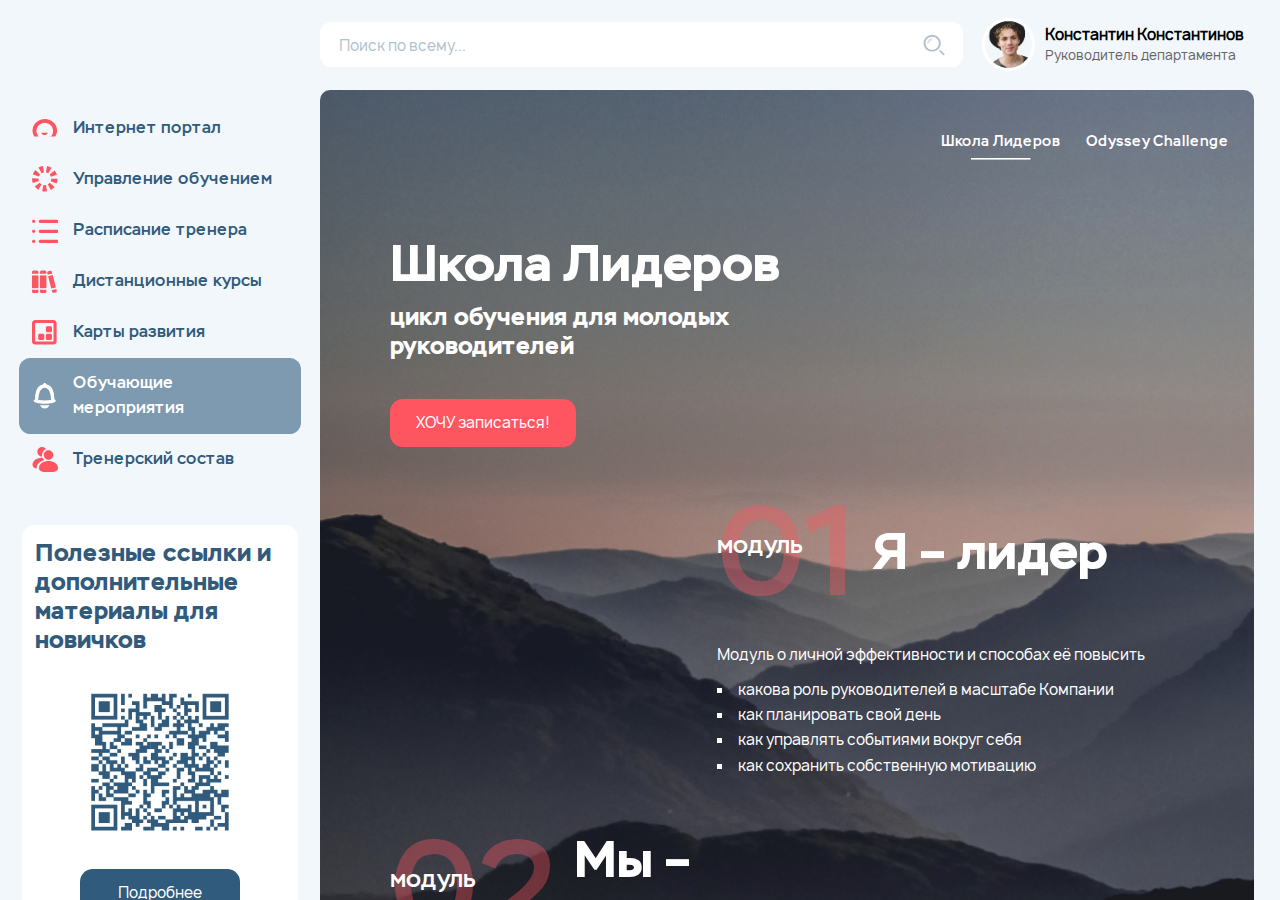
<file: evetnts.html>
<!DOCTYPE html>
<html>

<head>
  <title>TN_Layout_1</title>
  <link href="events_styles.css" type="text/css" rel="stylesheet">
  <meta name="viewport" content="width=device-width, initial-scale=1">
</head>

<body>
  <header>
    <div class = "left_panel">
      <div class = "sticky">
      <nav>
        <ul class = "navigation">
          <a>
            <li>
              <svg class ="menu_icon"  viewBox="0 0 25 18" xmlns="http://www.w3.org/2000/svg">
                <g clip-path="url(#clip0_6805_2737)">
                  <path d="M24.5 11.7598V11.7609C24.5 13.8521 23.8938 15.8137 22.8296 17.5H18.3886C19.7512 16.0727 20.5942 14.1492 20.5942 12.0316C20.5942 7.60826 16.9693 4.03383 12.5 4.03383C8.03071 4.03383 4.40576 7.60826 4.40576 12.0316C4.40576 14.1492 5.24875 16.0727 6.61133 17.5H2.17035C1.10615 15.8137 0.5 13.8521 0.5 11.7609C0.5 5.56985 5.85869 0.5 12.5138 0.5C19.1685 0.5 24.5132 5.56916 24.5 11.7598ZM17.0732 18H17.867L17.6754 17.5C17.4836 17.6766 17.2825 17.8435 17.0732 18Z" />
                  <path d="M12.235 16.1315C10.8349 16.1315 9.57012 15.2272 8.91586 13.8428H15.5542C14.9 15.2272 13.6352 16.1315 12.235 16.1315Z" />
                </g>
              </svg>
                
              Интернет портал
            </li>
          </a>
          <a>
            <li>
              <svg class ="menu_icon"  viewBox="0 0 25 25" xmlns="http://www.w3.org/2000/svg">
                <g clip-path="url(#clip0_6805_2841)">
                  <path d="M10.8044 0L11.6711 6.29635C10.8624 6.40831 10.1071 6.67152 9.42963 7.06139L6.25275 1.5789C7.66113 0.75531 9.19159 0.224113 10.8044 0Z"/>
                  <path d="M15.7941 7.16362L19.1464 1.79329C17.7625 0.921059 16.2518 0.341034 14.6497 0.063324L13.577 6.32553C14.3765 6.46191 15.1273 6.74953 15.7941 7.16362Z"/>
                  <path d="M18.7634 12.4123V12.4756C18.7634 13.2942 18.6063 14.0739 18.3194 14.7903L24.075 17.1539C24.6884 15.6481 25.0012 14.0545 25.0012 12.4123V12.3781L18.7634 12.4123Z"/>
                  <path d="M24.3909 8.54759L18.4354 10.4872C18.1775 9.71241 17.7731 9.0107 17.2513 8.40626L22.0517 4.32739C23.1046 5.57976 23.8889 6.99787 24.3909 8.54759Z"/>
                  <path d="M7.93427 8.25062L3.26508 4.01077C2.17407 5.22423 1.34094 6.61793 0.7901 8.14819L6.68152 10.2877C6.96381 9.53217 7.3941 8.84018 7.93427 8.25062Z"/>
                  <path d="M12.5241 18.7134C12.0709 18.7134 11.6284 18.6646 11.1996 18.572L9.89807 24.6735C10.7602 24.8587 11.6284 24.9609 12.5348 24.9512C13.2565 24.9512 13.9874 24.8878 14.6985 24.7612L13.6212 18.6159C13.2657 18.6792 12.8995 18.7134 12.5241 18.7134Z"/>
                  <path d="M18.3469 23.5039L15.4477 17.9873C16.1694 17.6023 16.8073 17.0809 17.3184 16.4619L22.0807 20.4727C21.037 21.7203 19.7797 22.7436 18.3469 23.5039Z"/>
                  <path d="M6.28632 12.4756L6.29089 12.1832L0.0531006 11.9591C0.0485229 12.1101 0.0439453 12.2612 0.0439453 12.4172C0.0439453 13.8937 0.297241 15.346 0.799255 16.7252L6.64185 14.576C6.41296 13.9181 6.28632 13.2114 6.28632 12.4756Z"/>
                  <path d="M2.67609 20.112L7.57874 16.2767C8.07617 16.9201 8.69415 17.4658 9.40063 17.8751L6.297 23.2796C4.89319 22.4659 3.67554 21.3985 2.67609 20.112Z"/>
                </g>
                </svg>
                
              Управление обучением
            </li>
          </a>
          <a href="timetable.html">
            <li>
              <svg class ="menu_icon"  viewBox="0 0 24 24" xmlns="http://www.w3.org/2000/svg">
                <g clip-path="url(#clip0_6805_2746)">
                  <path d="M7.80273 20.332H23.4375C25.5225 20.332 25.5225 23.457 23.4375 23.457H7.80273C5.73242 23.457 5.73242 20.332 7.80273 20.332ZM7.80273 14.082H23.4375C25.5225 14.082 25.5225 10.957 23.4375 10.957H7.80273C5.73242 10.957 5.73242 14.082 7.80273 14.082ZM7.80273 4.6875H23.4375C25.5225 4.6875 25.5225 1.5625 23.4375 1.5625H7.80273C5.73242 1.5625 5.73242 4.6875 7.80273 4.6875ZM0 3.12988C0 5.20996 3.125 5.20996 3.125 3.12988C3.125 1.04492 0 1.04492 0 3.12988ZM0 12.5195C0 14.5996 3.125 14.5996 3.125 12.5195C3.125 10.4346 0 10.4346 0 12.5195ZM0 21.8945C0 23.9746 3.125 23.9746 3.125 21.8945C3.125 19.8096 0 19.8096 0 21.8945Z"/>
                </g>
              </svg>                  
              Расписание тренера
            </li>
          </a>
          <a>
            <li>
              <svg class ="menu_icon"  viewBox="0 0 25 25" xmlns="http://www.w3.org/2000/svg">
                <g clip-path="url(#clip0_6805_2705)">
                  <path d="M4.6875 1.5625H1.5625C0.698242 1.5625 0 2.26074 0 3.125V4.6875H6.25V3.125C6.25 2.26074 5.55176 1.5625 4.6875 1.5625Z" />
                  <path d="M0 21.875C0 22.7393 0.698242 23.4375 1.5625 23.4375H4.6875C5.55176 23.4375 6.25 22.7393 6.25 21.875V20.3125H0V21.875Z" />
                  <path d="M6.25 6.25H0V18.75H6.25V6.25Z" />
                  <path d="M12.5 1.5625H9.37501C8.51075 1.5625 7.81251 2.26074 7.81251 3.125V4.6875H14.0625V3.125C14.0625 2.26074 13.3643 1.5625 12.5 1.5625Z" />
                  <path d="M7.81251 21.875C7.81251 22.7393 8.51075 23.4375 9.37501 23.4375H12.5C13.3643 23.4375 14.0625 22.7393 14.0625 21.875V20.3125H7.81251V21.875Z" />
                  <path d="M14.0625 6.25H7.81251V18.75H14.0625V6.25Z" />
                  <path d="M17.5331 1.71878L16.0195 2.11429C15.1845 2.33402 14.6816 3.18363 14.9013 4.01859L15.2968 5.53226L19.833 4.35062L19.4374 2.83695C19.2177 2.00199 18.3681 1.49906 17.5331 1.71878Z" />
                  <path d="M20.2275 5.8612L15.691 7.04152L18.8385 19.139L23.375 17.9587L20.2275 5.8612Z" />
                  <path d="M19.6229 22.1632C19.8426 22.9981 20.6922 23.5011 21.5272 23.2813L23.0408 22.8858C23.8758 22.6661 24.3787 21.8165 24.159 20.9815L23.7635 19.4679L19.2273 20.6495L19.6229 22.1632Z" />
                </g>
                </svg>
                
              Дистанционные курсы
            </li>
          </a>
          <a>
            <li>
              <svg class ="menu_icon"  viewBox="0 0 26 26" xmlns="http://www.w3.org/2000/svg">
                <path d="M15.625 12.5H18.75C19.6136 12.5 20.3125 11.8018 20.3125 10.9375V7.8125C20.3125 6.94823 19.6136 6.25 18.75 6.25H15.625C14.7614 6.25 14.0625 6.94823 14.0625 7.8125V10.9375C14.0625 11.8018 14.7614 12.5 15.625 12.5Z" />
                <path d="M18.75 20.3125H15.625C14.7614 20.3125 14.0625 19.6143 14.0625 18.75V15.625C14.0625 14.7607 14.7614 14.0625 15.625 14.0625H18.75C19.6136 14.0625 20.3125 14.7607 20.3125 15.625V18.75C20.3125 19.6143 19.6136 20.3125 18.75 20.3125Z" />
                <path d="M7.8125 20.3125H10.9375C11.8011 20.3125 12.5 19.6143 12.5 18.75V15.625C12.5 14.7607 11.8011 14.0625 10.9375 14.0625H7.8125C6.94885 14.0625 6.25 14.7607 6.25 15.625V18.75C6.25 19.6143 6.94885 20.3125 7.8125 20.3125Z" />
                <path fill-rule="evenodd" clip-rule="evenodd" d="M21.875 0H3.125C1.40076 0 0 1.40138 0 3.125V21.875C0 23.5986 1.40076 25 3.125 25H21.875C23.5992 25 25 23.5986 25 21.875V3.125C25 1.40138 23.5992 0 21.875 0ZM3.125 3.125H21.875V21.875H3.125V3.125Z" />
              </svg>                
              Карты развития
            </li>
          </a>
          <a id = "active" href="evetnts.html">
            <li id = "active">
              <svg id = "active" class ="menu_icon"  viewBox="0 0 25 25" xmlns="http://www.w3.org/2000/svg">
                <path fill-rule="evenodd" clip-rule="evenodd" d="M10.9375 1.52112C10.9375 1.52112 3.125 1.52112 3.125 15.5953L1.5625 17.1591C1.5625 21.3617 23.4375 21.4594 23.4375 17.1591L21.875 15.5953C21.875 1.52112 14.0625 1.52112 14.0625 1.52112C14.0625 -0.482552 10.9375 -0.53138 10.9375 1.52112ZM6.25 16.6508C6.25 16.6508 6.25 4.6486 12.5 4.6486C18.75 4.6486 18.75 16.6508 18.75 16.6508C14.0625 17.1589 10.9375 17.1589 6.25 16.6508Z"/>
                <path d="M7.9834 21.4741C9.47266 26.1997 15.5273 26.1507 17.0166 21.4741C14.0625 21.8504 10.9375 21.8504 7.9834 21.4741Z"/>
              </svg>
              Обучающие мероприятия
            </li>
          </a>
          <a>
            <li>
              <svg class ="menu_icon"  viewBox="0 0 24 25" xmlns="http://www.w3.org/2000/svg">
                <path fill-rule="evenodd" clip-rule="evenodd" d="M4.71455 4.64364C4.71455 0.525949 10.0213 -1.91634 13.1455 1.91317C10.708 2.87054 8.54994 5.89898 9.47201 9.28399C9.45729 9.28399 9.44258 9.28643 9.42786 9.28887C9.41315 9.29132 9.39844 9.29376 9.38372 9.29376C6.80391 9.29376 4.71455 7.21293 4.71455 4.64364ZM20.3308 7.76916C20.3308 10.3373 18.2403 12.4193 15.6616 12.4193C13.0829 12.4193 10.9924 10.3373 10.9924 7.76916C10.9924 5.20097 13.0829 3.11904 15.6616 3.11904C18.2403 3.11904 20.3308 5.20097 20.3308 7.76916ZM25.0001 20.9334C25.0001 26.3553 6.33313 26.3553 6.33313 20.9334C6.33313 11.3499 25.0001 11.4476 25.0001 20.9334ZM10.0128 10.6906C1.39047 9.51342 -4.15173 19.478 3.94087 21.1778C4.01934 16.6009 7.51142 13.8167 11.7833 12.791C11.0476 12.2292 10.4444 11.5161 10.0128 10.6906Z"/>
              </svg>
                
              Тренерский состав
            </li>
          </a>
        </ul>
      </nav>
      <aside>
        <h3>Полезные ссылки и дополнительные материалы для новичков</h3>
        <img src="resources/media/qr_code.png">
        <a>
          Подробнее
        </a>
      </aside>
    </div>
    </div>

    <form class = "search">
      <button class ="mobile_icon">
        <img src ="resources/icons/mobile_icon.svg">
      </button>
      <input type="text"  name="search" placeholder="Поиск по всему...">
      <button>
        <svg width="50" height="50" viewBox="0 0 44 42" xmlns="http://www.w3.org/2000/svg">
          <g clip-path="url(#clip0_6805_2990)">
          <path fill-rule="evenodd" clip-rule="evenodd" d="M12.8291 19.3678C12.8291 23.4369 16.2243 26.7356 20.4126 26.7356C24.5987 26.7306 27.9909 23.4348 27.996 19.3678C27.996 15.2987 24.6008 12 20.4126 12C16.2243 12 12.8291 15.2987 12.8291 19.3678ZM14.5142 19.3677C14.5142 16.2028 17.155 13.6372 20.4125 13.6372C23.6685 13.6408 26.307 16.2043 26.3108 19.3677C26.3108 22.5326 23.67 25.0982 20.4125 25.0982C17.155 25.0982 14.5142 22.5326 14.5142 19.3677Z" />
          <path opacity="0.5" d="M17.8849 19.3676H16.1997C16.2025 17.1081 18.0871 15.2771 20.4127 15.2744V16.9117C19.0167 16.9117 17.8849 18.0113 17.8849 19.3676Z" />
          <path d="M31.1194 28.6126L27.5332 25.1284C27.1732 25.5487 26.7744 25.9361 26.3418 26.286L29.9279 29.7701C30.2586 30.0804 30.7841 30.0759 31.1091 29.7601C31.4341 29.4444 31.4387 28.9338 31.1194 28.6126Z" />
          </g>
        </svg>          
      </button>
      <div class = "profile">
        <img src= "resources/media/avatar.png">
        <label>
          <p class = "profile_name">Константин Константинов</p>
          <p class = "profile_position">Руководитель департамента</p>
        </label>
      </div>
    </form>
  </header>
 
  <div class = "shell_main">
  <div class = "main">
    <div class= "top_buttons">
      <a id = "active_button">Школа Лидеров</a>
      <a>Odyssey Challenge</a>
    </div>
    <section class = "theses">
      <div class = "thesis">
        <h1>Школа Лидеров</h1>
        <h3>цикл обучения для молодых руководителей</h3>
        <a>ХОЧУ записаться!</a>
      </div>
      <div class = "thesis scope">
        <div class = "headline">
          <label>
            01
            <label class = "module">модуль</label>
          </label>
          <h1>Я – лидер</h1>
        </div>
        <p>Модуль о личной эффективности и способах её повысить</p>
        <ul>
          <li>какова роль руководителей в масштабе Компании</li>
          <li>как планировать свой день</li>
          <li>как управлять событиями вокруг себя</li>
          <li>как сохранить собственную мотивацию</li>
        </ul>
      </div>
      <div class = "thesis scope">
        <div class = "headline">
          <label>
            02
            <label class = "module">модуль</label>
          </label>
          <h1>Мы – команда</h1>
        </div>
        <p>Инструменты управления своей командой</p>
        <ul>
          <li>постановка задач и делегирование</li>
          <li>мотивация и ведущие мотивы людей</li>
          <li>уровень зрелости сотрудника</li>
          <li>алгоритм развивающей обратной связи</li>
        </ul>
      </div>
      <div class = "thesis scope">
        <div class = "headline">
          <label>
            03
            <label class = "module">модуль</label>
          </label>
          <h1>Вместе сильнее</h1>
        </div>
        <p>Практики кросс-функционального взаимодействия</p>
        <ul>
          <li>источники конфликта и как их предотвращать</li>
          <li>конфликтогены и как с ними работать</li>
          <li>тонкости кросс-функциональной работы</li>
        </ul>
      </div>

      <div class = "thesis" style = "margin-top: 3rem">
        <h1 class = "school_for_mobile" style = "margin-bottom: 3vw;">Школа Лидеров будет полезной</h1>
        <ul>
          <li>для руководителей, которые недавно пришли в компанию / недавно управляют командой специалистов</li>
          <li>для лидеров команд</li>
          <li>для руководителей проектов</li>
        </ul>
      </div>
    </section>

    <div class = "caption">
      <h3>Если ты применишь все практики из Школы Лидеров,<br>у тебя есть возможность</h3>
    </div>
    <section class = "possibilities">
      <section class = "possibility">
        <img src="resources/icons/book_icon.svg">
        <p>Освоить менеджмент<br>в стиле</p>
      </section>
      <section class = "possibility">
        <img src="resources/icons/brain_icon.svg">
        <p>Договориться о чем угодно<br>с кем угодно</p>
      </section>
      <section class = "possibility">
        <img src="resources/icons/hourglass_icon.svg">
        <p>Сделать работу команды<br>слаженной, как часы</p>
      </section>
      <section class = "possibility">
        <img src="resources/icons/group_icon.svg">
        <p>Выстроить долгие<br>и плодотворные отношения<br>с командой</p>
      </section>
      <section class = "possibility">
        <img src="resources/icons/lamp_icon.svg">
        <p>Быть вв тонусе<br>и мотивировать других<br>на новые свершения</p>
      </section>
    </section>

    <footer>
      <div class ="feedback">
        <h2>задать вопрос</h2>
        <div class = "mans">
          <div class= "man" style = "justify-content: start;">
            <img class = "man_photo" src = "resources/media/man.png">
            <img class = "man_icon" src = "resources/icons/feedback_icon1.svg">
            <img class = "man_icon" src = "resources/icons/feedback_icon2.svg">
          </div>
        </div>
      </div>
    </footer>
  </div>
  </div>

</body>
</html>
</file>
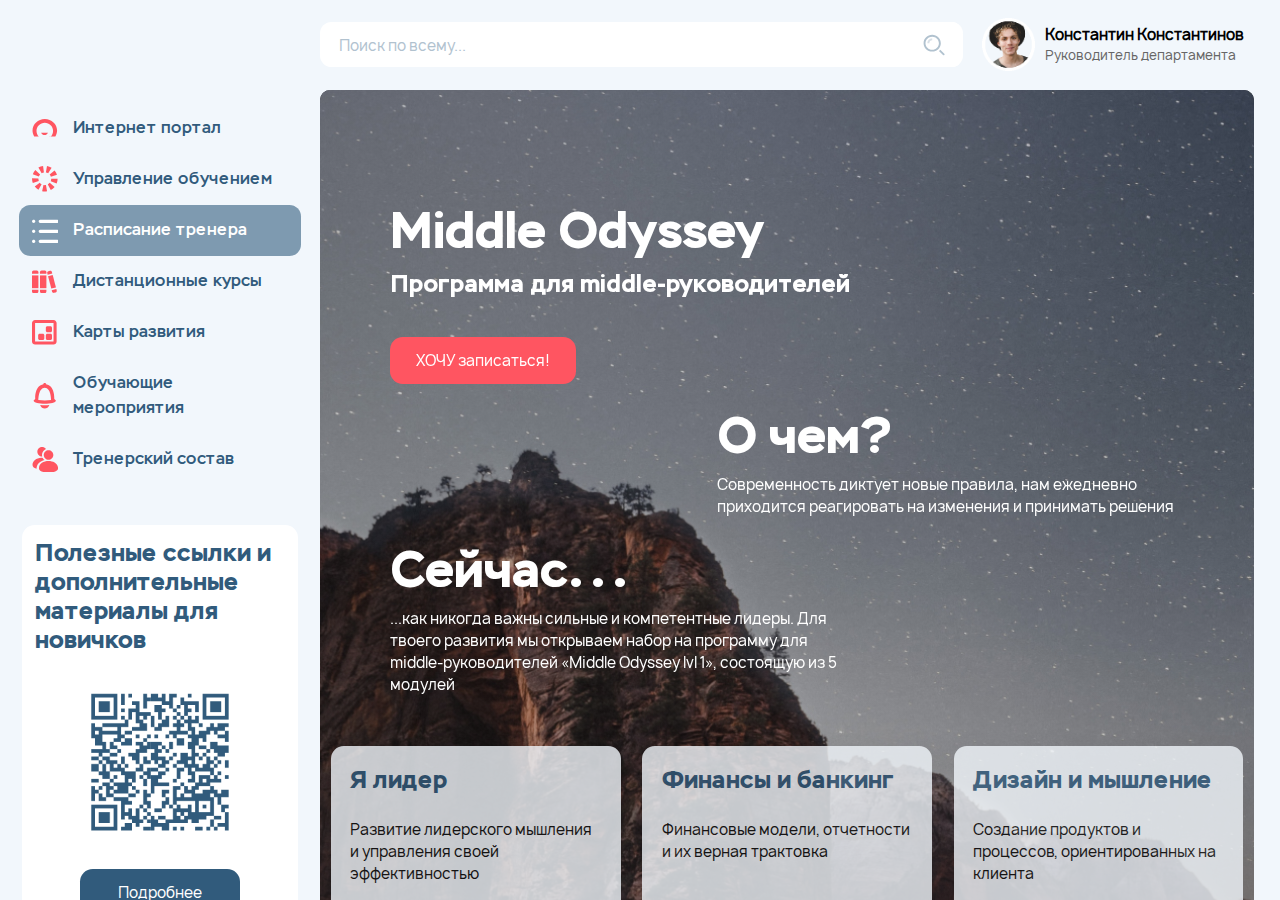
<file: timetable.html>
<!DOCTYPE html>
<html>

<head>
  <title>TN_Layout_1</title>
  <link href="timetable_styles.css" type="text/css" rel="stylesheet">
  <meta name="viewport" content="width=device-width, initial-scale=1">
</head>

<body>
  <header>
    <div class = "left_panel">
      <div class = "sticky">
      <nav>
        <ul class = "navigation">
          <a>
            <li>
              <svg class ="menu_icon"  viewBox="0 0 25 18" xmlns="http://www.w3.org/2000/svg">
                <g clip-path="url(#clip0_6805_2737)">
                  <path d="M24.5 11.7598V11.7609C24.5 13.8521 23.8938 15.8137 22.8296 17.5H18.3886C19.7512 16.0727 20.5942 14.1492 20.5942 12.0316C20.5942 7.60826 16.9693 4.03383 12.5 4.03383C8.03071 4.03383 4.40576 7.60826 4.40576 12.0316C4.40576 14.1492 5.24875 16.0727 6.61133 17.5H2.17035C1.10615 15.8137 0.5 13.8521 0.5 11.7609C0.5 5.56985 5.85869 0.5 12.5138 0.5C19.1685 0.5 24.5132 5.56916 24.5 11.7598ZM17.0732 18H17.867L17.6754 17.5C17.4836 17.6766 17.2825 17.8435 17.0732 18Z" />
                  <path d="M12.235 16.1315C10.8349 16.1315 9.57012 15.2272 8.91586 13.8428H15.5542C14.9 15.2272 13.6352 16.1315 12.235 16.1315Z" />
                </g>
              </svg>
                
              Интернет портал
            </li>
          </a>
          <a>
            <li>
              <svg class ="menu_icon"  viewBox="0 0 25 25" xmlns="http://www.w3.org/2000/svg">
                <g clip-path="url(#clip0_6805_2841)">
                  <path d="M10.8044 0L11.6711 6.29635C10.8624 6.40831 10.1071 6.67152 9.42963 7.06139L6.25275 1.5789C7.66113 0.75531 9.19159 0.224113 10.8044 0Z"/>
                  <path d="M15.7941 7.16362L19.1464 1.79329C17.7625 0.921059 16.2518 0.341034 14.6497 0.063324L13.577 6.32553C14.3765 6.46191 15.1273 6.74953 15.7941 7.16362Z"/>
                  <path d="M18.7634 12.4123V12.4756C18.7634 13.2942 18.6063 14.0739 18.3194 14.7903L24.075 17.1539C24.6884 15.6481 25.0012 14.0545 25.0012 12.4123V12.3781L18.7634 12.4123Z"/>
                  <path d="M24.3909 8.54759L18.4354 10.4872C18.1775 9.71241 17.7731 9.0107 17.2513 8.40626L22.0517 4.32739C23.1046 5.57976 23.8889 6.99787 24.3909 8.54759Z"/>
                  <path d="M7.93427 8.25062L3.26508 4.01077C2.17407 5.22423 1.34094 6.61793 0.7901 8.14819L6.68152 10.2877C6.96381 9.53217 7.3941 8.84018 7.93427 8.25062Z"/>
                  <path d="M12.5241 18.7134C12.0709 18.7134 11.6284 18.6646 11.1996 18.572L9.89807 24.6735C10.7602 24.8587 11.6284 24.9609 12.5348 24.9512C13.2565 24.9512 13.9874 24.8878 14.6985 24.7612L13.6212 18.6159C13.2657 18.6792 12.8995 18.7134 12.5241 18.7134Z"/>
                  <path d="M18.3469 23.5039L15.4477 17.9873C16.1694 17.6023 16.8073 17.0809 17.3184 16.4619L22.0807 20.4727C21.037 21.7203 19.7797 22.7436 18.3469 23.5039Z"/>
                  <path d="M6.28632 12.4756L6.29089 12.1832L0.0531006 11.9591C0.0485229 12.1101 0.0439453 12.2612 0.0439453 12.4172C0.0439453 13.8937 0.297241 15.346 0.799255 16.7252L6.64185 14.576C6.41296 13.9181 6.28632 13.2114 6.28632 12.4756Z"/>
                  <path d="M2.67609 20.112L7.57874 16.2767C8.07617 16.9201 8.69415 17.4658 9.40063 17.8751L6.297 23.2796C4.89319 22.4659 3.67554 21.3985 2.67609 20.112Z"/>
                </g>
                </svg>
                
              Управление обучением
            </li>
          </a>
          <a id = "active" href="timetable.html">
            <li id = "active">
              <svg id = "active" class ="menu_icon"  viewBox="0 0 24 24" xmlns="http://www.w3.org/2000/svg">
                <g clip-path="url(#clip0_6805_2746)">
                  <path d="M7.80273 20.332H23.4375C25.5225 20.332 25.5225 23.457 23.4375 23.457H7.80273C5.73242 23.457 5.73242 20.332 7.80273 20.332ZM7.80273 14.082H23.4375C25.5225 14.082 25.5225 10.957 23.4375 10.957H7.80273C5.73242 10.957 5.73242 14.082 7.80273 14.082ZM7.80273 4.6875H23.4375C25.5225 4.6875 25.5225 1.5625 23.4375 1.5625H7.80273C5.73242 1.5625 5.73242 4.6875 7.80273 4.6875ZM0 3.12988C0 5.20996 3.125 5.20996 3.125 3.12988C3.125 1.04492 0 1.04492 0 3.12988ZM0 12.5195C0 14.5996 3.125 14.5996 3.125 12.5195C3.125 10.4346 0 10.4346 0 12.5195ZM0 21.8945C0 23.9746 3.125 23.9746 3.125 21.8945C3.125 19.8096 0 19.8096 0 21.8945Z"/>
                </g>
              </svg>                  
              Расписание тренера
            </li>
          </a>
          <a>
            <li>
              <svg class ="menu_icon"  viewBox="0 0 25 25" xmlns="http://www.w3.org/2000/svg">
                <g clip-path="url(#clip0_6805_2705)">
                  <path d="M4.6875 1.5625H1.5625C0.698242 1.5625 0 2.26074 0 3.125V4.6875H6.25V3.125C6.25 2.26074 5.55176 1.5625 4.6875 1.5625Z" />
                  <path d="M0 21.875C0 22.7393 0.698242 23.4375 1.5625 23.4375H4.6875C5.55176 23.4375 6.25 22.7393 6.25 21.875V20.3125H0V21.875Z" />
                  <path d="M6.25 6.25H0V18.75H6.25V6.25Z" />
                  <path d="M12.5 1.5625H9.37501C8.51075 1.5625 7.81251 2.26074 7.81251 3.125V4.6875H14.0625V3.125C14.0625 2.26074 13.3643 1.5625 12.5 1.5625Z" />
                  <path d="M7.81251 21.875C7.81251 22.7393 8.51075 23.4375 9.37501 23.4375H12.5C13.3643 23.4375 14.0625 22.7393 14.0625 21.875V20.3125H7.81251V21.875Z" />
                  <path d="M14.0625 6.25H7.81251V18.75H14.0625V6.25Z" />
                  <path d="M17.5331 1.71878L16.0195 2.11429C15.1845 2.33402 14.6816 3.18363 14.9013 4.01859L15.2968 5.53226L19.833 4.35062L19.4374 2.83695C19.2177 2.00199 18.3681 1.49906 17.5331 1.71878Z" />
                  <path d="M20.2275 5.8612L15.691 7.04152L18.8385 19.139L23.375 17.9587L20.2275 5.8612Z" />
                  <path d="M19.6229 22.1632C19.8426 22.9981 20.6922 23.5011 21.5272 23.2813L23.0408 22.8858C23.8758 22.6661 24.3787 21.8165 24.159 20.9815L23.7635 19.4679L19.2273 20.6495L19.6229 22.1632Z" />
                </g>
                </svg>
                
              Дистанционные курсы
            </li>
          </a>
          <a>
            <li>
              <svg class ="menu_icon"  viewBox="0 0 26 26" xmlns="http://www.w3.org/2000/svg">
                <path d="M15.625 12.5H18.75C19.6136 12.5 20.3125 11.8018 20.3125 10.9375V7.8125C20.3125 6.94823 19.6136 6.25 18.75 6.25H15.625C14.7614 6.25 14.0625 6.94823 14.0625 7.8125V10.9375C14.0625 11.8018 14.7614 12.5 15.625 12.5Z" />
                <path d="M18.75 20.3125H15.625C14.7614 20.3125 14.0625 19.6143 14.0625 18.75V15.625C14.0625 14.7607 14.7614 14.0625 15.625 14.0625H18.75C19.6136 14.0625 20.3125 14.7607 20.3125 15.625V18.75C20.3125 19.6143 19.6136 20.3125 18.75 20.3125Z" />
                <path d="M7.8125 20.3125H10.9375C11.8011 20.3125 12.5 19.6143 12.5 18.75V15.625C12.5 14.7607 11.8011 14.0625 10.9375 14.0625H7.8125C6.94885 14.0625 6.25 14.7607 6.25 15.625V18.75C6.25 19.6143 6.94885 20.3125 7.8125 20.3125Z" />
                <path fill-rule="evenodd" clip-rule="evenodd" d="M21.875 0H3.125C1.40076 0 0 1.40138 0 3.125V21.875C0 23.5986 1.40076 25 3.125 25H21.875C23.5992 25 25 23.5986 25 21.875V3.125C25 1.40138 23.5992 0 21.875 0ZM3.125 3.125H21.875V21.875H3.125V3.125Z" />
              </svg>                
              Карты развития
            </li>
          </a>
          <a href="evetnts.html">
            <li>
              <svg class ="menu_icon"  viewBox="0 0 25 25" xmlns="http://www.w3.org/2000/svg">
                <path fill-rule="evenodd" clip-rule="evenodd" d="M10.9375 1.52112C10.9375 1.52112 3.125 1.52112 3.125 15.5953L1.5625 17.1591C1.5625 21.3617 23.4375 21.4594 23.4375 17.1591L21.875 15.5953C21.875 1.52112 14.0625 1.52112 14.0625 1.52112C14.0625 -0.482552 10.9375 -0.53138 10.9375 1.52112ZM6.25 16.6508C6.25 16.6508 6.25 4.6486 12.5 4.6486C18.75 4.6486 18.75 16.6508 18.75 16.6508C14.0625 17.1589 10.9375 17.1589 6.25 16.6508Z"/>
                <path d="M7.9834 21.4741C9.47266 26.1997 15.5273 26.1507 17.0166 21.4741C14.0625 21.8504 10.9375 21.8504 7.9834 21.4741Z"/>
              </svg>
              Обучающие мероприятия
            </li>
          </a>
          <a>
            <li>
              <svg class ="menu_icon"  viewBox="0 0 24 25" xmlns="http://www.w3.org/2000/svg">
                <path fill-rule="evenodd" clip-rule="evenodd" d="M4.71455 4.64364C4.71455 0.525949 10.0213 -1.91634 13.1455 1.91317C10.708 2.87054 8.54994 5.89898 9.47201 9.28399C9.45729 9.28399 9.44258 9.28643 9.42786 9.28887C9.41315 9.29132 9.39844 9.29376 9.38372 9.29376C6.80391 9.29376 4.71455 7.21293 4.71455 4.64364ZM20.3308 7.76916C20.3308 10.3373 18.2403 12.4193 15.6616 12.4193C13.0829 12.4193 10.9924 10.3373 10.9924 7.76916C10.9924 5.20097 13.0829 3.11904 15.6616 3.11904C18.2403 3.11904 20.3308 5.20097 20.3308 7.76916ZM25.0001 20.9334C25.0001 26.3553 6.33313 26.3553 6.33313 20.9334C6.33313 11.3499 25.0001 11.4476 25.0001 20.9334ZM10.0128 10.6906C1.39047 9.51342 -4.15173 19.478 3.94087 21.1778C4.01934 16.6009 7.51142 13.8167 11.7833 12.791C11.0476 12.2292 10.4444 11.5161 10.0128 10.6906Z"/>
              </svg>
                
              Тренерский состав
            </li>
          </a>
        </ul>
      </nav>
      <aside>
        <h3>Полезные ссылки и дополнительные материалы для новичков</h3>
        <img src="resources/media/qr_code.png">
        <a>
          Подробнее
        </a>
      </aside>
    </div>
    </div>

    <form class = "search">
      <button class ="mobile_icon">
        <img src ="resources/icons/mobile_icon.svg">
      </button>
      <input type="text"  name="search" placeholder="Поиск по всему...">
      <button>
        <svg width="50" height="50" viewBox="0 0 44 42" xmlns="http://www.w3.org/2000/svg">
          <g clip-path="url(#clip0_6805_2990)">
          <path fill-rule="evenodd" clip-rule="evenodd" d="M12.8291 19.3678C12.8291 23.4369 16.2243 26.7356 20.4126 26.7356C24.5987 26.7306 27.9909 23.4348 27.996 19.3678C27.996 15.2987 24.6008 12 20.4126 12C16.2243 12 12.8291 15.2987 12.8291 19.3678ZM14.5142 19.3677C14.5142 16.2028 17.155 13.6372 20.4125 13.6372C23.6685 13.6408 26.307 16.2043 26.3108 19.3677C26.3108 22.5326 23.67 25.0982 20.4125 25.0982C17.155 25.0982 14.5142 22.5326 14.5142 19.3677Z" />
          <path opacity="0.5" d="M17.8849 19.3676H16.1997C16.2025 17.1081 18.0871 15.2771 20.4127 15.2744V16.9117C19.0167 16.9117 17.8849 18.0113 17.8849 19.3676Z" />
          <path d="M31.1194 28.6126L27.5332 25.1284C27.1732 25.5487 26.7744 25.9361 26.3418 26.286L29.9279 29.7701C30.2586 30.0804 30.7841 30.0759 31.1091 29.7601C31.4341 29.4444 31.4387 28.9338 31.1194 28.6126Z" />
          </g>
        </svg>          
      </button>
      <div class = "profile">
        <img src= "resources/media/avatar.png">
        <label>
          <p class = "profile_name">Константин Константинов</p>
          <p class = "profile_position">Руководитель департамента</p>
        </label>
      </div>
    </form>
  </header>
 
  <div class = "shell_main">
  <div class = "main">
    <section class = "theses">
      <div class = "thesis">
        <h1>Middle Odyssey</h1>
        <h3>Программа для middle-руководителей</h3>
        <a>ХОЧУ записаться!</a>
      </div>
      <div class = "thesis">
        <h1>О чем?</h1>
        <p>Современность диктует новые правила, нам ежедневно приходится реагировать на изменения и принимать решения</p>
      </div>
      <div class = "thesis">
        <h1>Сейчас...</h1>
        <p>...как никогда важны сильные и компетентные лидеры. Для твоего развития мы открываем набор на программу для middle-руководителей «Middle Odyssey lvl 1», состоящую из 5 модулей</p>
      </div>
    </section>
    <section class = "menu">
      <div class = "direction first_row">
        <h3>Я лидер</h3>
        <p>Развитие лидерского мышления и управления своей эффективностью</p>
        <a>Подробнее</a>
        <img src ="resources/icons/menu_icon1.svg">
      </div>
      <div class = "direction first_row">
        <h3>Финансы и банкинг</h3>
        <p>Финансовые модели, отчетности и их верная трактовка</p>
        <img src ="resources/icons/menu_icon2.svg">
      </div>
      <div class = "direction first_row">
        <h3>Дизайн и мышление</h3>
        <p>Создание продуктов и процессов, ориентированных на клиента</p>
        <img src ="resources/icons/menu_icon3.svg">
      </div>
      <div class = "direction" id = "first_el">
        <h3>Системное мышление при принятии решений</h3>
        <p>Мышление и принятие решений без когнитивных ошибоок</p>
        <img src ="resources/icons/menu_icon4.svg">
      </div>
      <div class = "direction" id = "second_el">
        <h3>Управление в стиле коучинг</h3>
        <p>Развитие своей команды для новых достижений</p>
        <img src ="resources/icons/menu_icon5.svg">
      </div>

    </section>

    <section class = "postscript">
      <h1>Эта программа для тебя, если ты</h1>
      <ul>
        <li>middle-руководитель</li>
        <li>получил подтверждение необходимости обучения от своего руководителя, HR BP или HR D</li>
        <li>сможешь совмещать обучение с рабочими задачами</li>
      </ul>
    </section>

    <footer>
      <div class ="feedback">
        <h2>задать вопрос</h2>
        <div class = "mans">
          <div class= "man" style = "justify-content: start;">
            <img class = "man_photo" src = "resources/media/man.png">
            <img class = "man_icon" src = "resources/icons/feedback_icon1.svg">
            <img class = "man_icon" src = "resources/icons/feedback_icon2.svg">
          </div>
          <div class= "man" style = "justify-content: end;">
            <img class = "man_photo" src = "resources/media/man.png">
            <img class = "man_icon" src = "resources/icons/feedback_icon1.svg">
            <img class = "man_icon" src = "resources/icons/feedback_icon2.svg">
          </div>
        </div>
      </div>
    </footer>
  </div>
  </div>

</body>
</html>
</file>
<file: events_styles.css>
/* Reset */
* {
	padding: 0px;
	margin: 0px;
	border: none;
}

@font-face {
  font-family: 'Stem-Bold';
  src: url('resources/fonts/Stem-Bold.woff2') format('woff2'),
       url('resources/fonts/Stem-Bold.woff') format('woff'),
       url('resources/fonts/Stem-Bold.ttf') format('otf');
}

@font-face {
  font-family: 'Stem-Medium';
  src: url('resources/fonts/Stem-Medium.woff2') format('woff2'),
       url('resources/fonts/Stem-Medium.woff') format('woff'),
       url('resources/fonts/Stem-Medium.ttf') format('otf');
}

@font-face {
  font-family: 'Manrope-Regular';
  src: url('resources/fonts/Manrope-Regular.woff2') format('woff2'),
       url('resources/fonts/Manrope-Regular.woff') format('woff'),
       url('resources/fonts/Manrope-Regular.otf') format('otf');
}

:root {
  background-color: #F2F7FC;
  --background_color: #F2F7FC;
  --main_text_color: #121212;
  --blueaccent_color: #315B7C;
  --white-color: #FFFFFF; 
  --redaccent_color: #FF5561;
  --hover_color: #B1C2CF;
  --active_color: #7E9AB0; 
}

header {
  background-color: var(--background_color, #F2F7FC);
  width: 100%;
  display: flex;

}

h1 {
  font-size: 4vw;
  font-family: 'Stem-Bold';
  line-height: 100%;
  letter-spacing: 0%;
}

h2 {
  font-size: 3vw;
  font-family: 'Stem-Bold';
  line-height: 120%;
  letter-spacing: 0%;
}

h3 {
  font-size: 1.9vw;
  font-family: 'Stem-Bold';
  line-height: 120%;
  letter-spacing: 0%;
}

p, a, button, li, input, input::placeholder {
  font-size: 1.15vw;
  font-family: 'Manrope-Regular'; /*больше похоже, что он использоваля в макете*/
  /* font-family: 'Stem-Medium'; */
  line-height: 150%;
  letter-spacing: 0%;
}

.left_panel {
  position: absolute;
  background-color: var(--background_color, #F2F7FC);
  display: flex;
  flex-direction: column;
  top: 0;
  width: 25%;
}

.sticky {
  background-color: var(--background_color, #F2F7FC);
  position: fixed;
  width: 25%;
  height: 100vh;
  overflow-y: scroll;
  scrollbar-width: none;
}

.sticky::-webkit-scrollbar {
  width: 0;
  height: 0;
}

nav {
  background-color: var(--background_color, #F2F7FC);
  width: 100%;
  display: flex;
  flex-direction: column;
  position: relative;
  margin-top: max(7vw, 30px);
  margin-bottom: 3vh;
 
}

aside {
  background-color:#FFFFFF;
  width: 86%;
  display: flex;
  flex-direction: column;
  justify-content: center;
  align-items: center;
  gap: 3vw;
  position: relative;
  margin: 7%;
  border-radius: 1vw;
}

aside h3 {
  color:var(--blueaccent_color, #315B7C);
  padding-left: 0.8rem;
  padding-top: 0.8rem;
  padding-right: 1.4rem;
  text-align: left;
  font-family: 'Stem-Bold';
  line-height: 120%;
  letter-spacing: 0%;
}

aside img {
  width: 50%;
}

aside a {
  cursor: pointer;
  background-color: var(--blueaccent_color, #315B7C);
  color: #FFFFFF;
  padding: 1vw 3vw;
  margin-bottom: 5.5vw;
  border-radius: 1vw;
  animation-timing-function: ease-in-out;
  transition-duration: 200ms;
}

aside a:hover {
  transform: scale(1.05);
}

ul.navigation {
  width: 88%;
  position: relative;
  list-style-type: none;
  margin-left: 2%;
  margin-right: 10%;
  padding: 4%;
  
}

.navigation li {
  display: flex;
  align-items: center;
  padding: 1vw;
  border-radius: 0.9vw;
  font-size: 1.3vw;
  font-family: 'Stem-Medium';
  font-weight: 500;
 
}

.menu_icon {
  padding-left: 0%;
  padding-right: 6%;
  height: 2vw;
  width: 2vw;
}

.navigation a {
  border-radius: 0.9vw;
  color: var(--blueaccent_color, #315B7C);
  text-decoration: none;
  cursor: pointer;
  fill: #FF5561;
}

.menu_icon:hover {
  fill: #FFFFFF;
}

.navigation a:hover {
  color: #FFFFFF;
  fill: #FFFFFF;
}

#active {
  background-color: #7E9AB0; 
  color: #FFFFFF;
  fill: #FFFFFF;
}

.navigation li:hover {
  background-color: #B1C2CF;
  color: #FFFFFF;
  fill: #FFFFFF;
}

.search {
  display: flex;
  position: fixed;
  width: 75%;
  left: 25%;
  height: 7vw;
  min-height: 30px;
  background-color:var(--background_color, #F2F7FC);
  z-index: 20;
  align-items: center;
}

.search .mobile_icon {
  display: none;
}

.search input {
  background-color:#FFFFFF;
  height: 50%;
  width: 59%;
  padding-left: 2%;
  border-bottom-left-radius: 0.9vw;
  border-top-left-radius: 0.9vw;
  outline: none;
}

.search input::placeholder {
  color: #B1C2CF;
  transform:translateY(0.1vw);
  
}

.search button {
  cursor: pointer;
  fill: #B1C2CF;
  display: flex;
  justify-content: center;
  align-items: center;
  background-color:#FFFFFF;
  height: 50%;
  width: min(6%, 60px);
  border-bottom-right-radius: 0.9vw;
  border-top-right-radius: 0.9vw;
  overflow: hidden;
}

.search svg {
  background-color: #FFFFFF;
}

.search svg:hover {
  transform: scale(1.1);
}

.profile {
  display: flex;
  align-items: center;
  background-color:var(--background_color, #F2F7FC);
  height: 100%;
  width: 33%;
}

.profile img {
  position: relative;
  margin-left: 6%;
  height: 59%;
}

.profile label {
  padding-left: 3%;
}

.profile_name {
  font-weight: 800;
}

.profile_position {
  font-family: 'Manrope-Regular';
  font-size: 1vw;
  color: #666666;
}

.shell_main {
  position: fixed;
  overflow-y: scroll;
  scrollbar-width: none;
  background-color:coral;
  width: 73%;
  height: 100%;
  top: max(7vw, 30px);
  left: 25%;
  border-radius: 10px;
}

.shell_main::-webkit-scrollbar {
  width: 0;
  height: 0;
}

.main {
  position: absolute;
  width: 100%;
  height: auto;
  background-image: 
  url(resources/media/background_image2.png),
  linear-gradient(rgb(36, 35, 40), rgb(36, 35, 40));
  background-repeat: no-repeat;
  background-size: 100%;
}

.top_buttons {
  display: flex;
  width: 100%;
  height: 3vw;;
  justify-content: end;
  margin-top: 2.5vw;
}

.top_buttons a {
  display: flex;
  align-items: center;
  color: #FFFFFF;
  cursor: pointer;
  margin-right: 2vw;
  padding-top: 0rem;
  font-family: 'Stem-Medium';
  transition-duration: 200ms;
}


#active_button {
  background-image: linear-gradient(#FFFFFF,#FFFFFF);
  background-size: 50% 0.1rem;
  background-position: bottom center;
  background-repeat: no-repeat;
}

.top_buttons a:hover {
  transform: scale(1.05);
}

section.theses {
  color: #FFFFFF;
  display: flex;
  flex-direction: column;
  position: relative;
  width: 100%;
  height: auto;
  padding-top: 7%;
  padding-bottom: 3%;

}

.thesis .headline {
  display: flex;
  justify-content: start;
  align-items: center;
  
}

.scope:hover {
  transition-duration: 1000ms;
}
.scope:hover {
  transform: scale(1.1);
}

.thesis label {
  display: flex;
  align-items: center;
  font-size: 10vw;
  color: #ff55605f;
  margin-bottom: 1vw;
  margin-right: 1.3vw;
  font-family: 'Stem-Medium';
  letter-spacing: 0%;
}

label.module {
  position: absolute;
  font-size: 1.9vw;
  color: #FFFFFF;
}

.thesis {
  position: relative;
  display: flex;
  flex-direction: column;
  align-items: start;
  width: 50%;
  margin: 1vw 5.5vw;
}

.thesis h1 {
  text-align: start;
  margin-bottom: 1vw;
}

.thesis h3 {
  margin-bottom: 3vw;
}

.thesis p {
  margin-bottom: 1vw;
}

.thesis ul {
  list-style-position: inside;
  list-style-type: square;
}

.thesis ul li {
  padding-bottom: 0.2rem;
  background-position: 0 0;

}

.thesis a {
  cursor: pointer;
  width: auto;
  background-color: #FF5561;
  padding: 1vw 2vw;
  border-radius: 1vw;
  transition-duration: 200ms;
}

.thesis a:hover {
  transform: scale(1.03);
}


.thesis:nth-child(1) {
  align-self: start;
}

.thesis:nth-child(2n) {
  align-self: end;
}

.caption {
  position: relative;
  left: 15%;
  display: flex;
  width: 70%;
  justify-content: center;
  text-align: center;
}

.caption h3 {
  color:#FFFFFF;
  margin-top: 4vw;
  margin-bottom: 1vw;
}

.possibilities {
  position: relative;
  display: flex;
  width: 100%;
  flex-wrap: wrap;
  justify-content: center;
  margin-bottom: 5vw;
}

.possibility {
  position: relative;
  display: flex;
  flex-direction: column;
  justify-content: center;
  align-items: center;
  width: 27%;
  margin: 1vw 2vw;
}

.possibility:hover {
  transform: scale(1.03);
}

.possibility img {
  width: 20%;
}

.possibility p {
  color: #FFFFFF;
  text-align: center;
  margin-top: 1vw;
}

.feedback {
  color: #FFFFFF;
  display: flex;
  flex-direction: column;
  position: relative;
  width: 30%;
  margin-left: 8%;
  margin-top: 4%;
  margin-bottom: 10%;
}

.feedback h2 {
  margin-bottom: 3vw;
  text-align: center;
  border-left: solid var(--blueaccent_color, #315B7C) 0.5rem;
}

.mans {
  display: flex;
  gap: 20%;
}

.man {
  width: 40%;
  display: flex;
  align-items: center;
  gap: 0.9rem;
  flex-wrap: wrap;
}

.man_photo {
  height: 7vw;
  border-radius: 50%;
  border: solid #FFFFFF 0.3rem;

}

.man_icon {
  height: 3vw;
}

@media only screen and (max-width: 480px) and (orientation: portrait) {

  h1 {
    font-size: 4.5vh;
  }
  
  h2 {
    font-size: 3vh;
  }
  
  h3 {
    font-size: 2.5vh;
  }
  
  p, a, button, li, input, input::placeholder {
    font-size: 1.8vh;
  }

  .left_panel, .search input, .search button, .profile {
    display: none;
  }
  
  .search {
    display: flex;
    justify-content: end;
    align-items: center;
    left: 0;
    width: 100%;
    height: 8%;
  }
  .search .mobile_icon {
    display: flex;
    margin: 0 2vh;
    align-items: center;
  }

  .mobile_icon img {
    width: 5vh;
  }

  .shell_main {
    width: 100%;
    left: 0;
    top: 8%;
    border-radius: 0;
  }

  .main {
    background-image: linear-gradient(rgba(36, 35, 40, 0.1) 80vw, rgba(36, 35, 40, 1), rgba(36, 35, 40, 1)),
      url(resources/media/background_image2.png),
      linear-gradient(rgb(36, 35, 40), rgb(36, 35, 40));
    background-size: 300%;
  }

  .top_buttons {
    height: 4vh;
    gap: 3vh;
    justify-content: center;
    margin-top: 2.2vh;
  }
  
  .top_buttons a {
    margin-right: 0;
  }
  
  section.theses {
    padding-top: 4vh;
  }
  
  .thesis .headline {
    flex-wrap: wrap;
  }
  
  .thesis label {
    font-size: 17vh;
    margin-bottom: 1vh;
    margin-right: 1.3vh;
  }
  
  label.module {
    font-size: 3vh;
  }
  
  .thesis {
    width: 80%;
    margin: 3vh 2.5vh;
  }

  .thesis:nth-child(1) {
    align-self: start;
  }
  
  .thesis:nth-child(2n) {
    align-self: start;
  }
  
  .thesis h1 {
    margin-top: -3vh;
    margin-bottom: 3vh;
  }
  
  .thesis h3 {
    width: 60%;
    margin-bottom: 9vh;
  }
  
  .thesis p {
    margin-bottom: 2vh;
  }
  
  .thesis ul li {
    font-size: 1.4vh;
  
  }
  
  .thesis a {
    padding: 1vh 3vh;
    border-radius: 1vh;
  }

  .school_for_mobile {
    width: 100vw;
  }

  h1.school_for_mobile {
    padding-bottom: 2vh;
  }

  .caption {
    left: 5%;
    width: 90%;
  }
  
  .caption h3 {
    font-family: 'Manrope-Regular';
    font-size: 2vh;
    margin-top: 1vh;
    margin-bottom: 0vh;
    line-height: 1.9rem;
  }

  .possibilities {
    flex-direction: column;
    align-items: center;
    margin-bottom: 5vh;
  }
  
  .possibility {
    width: 75%;
    margin: 2vh 2vh;
  }
  
  .possibility img {
    width: 20%;
  }
  
  .possibility p {
    color: #FFFFFF;
    text-align: center;
    margin-top: 2.5vh;
  }

  .feedback {
    width: 100%;
    height: 42vh;
    margin-left: 0%;
    margin-top: 0%;
    margin-bottom: 0%;
  }
  
  .feedback h2 {
    margin-left: 3vh;
    margin-bottom: 5vh;
    text-align: left;
    padding-left: 2vh;
    font-size: 4.5vh;
  }
  
  .mans {
    justify-content: center;
    gap: 8%;
  }
  
  .man {
    width: 31%;
  }
  
  .man_photo {
    height: 10vh;
    border: solid var(--white-color, #FFFFFF) 0.4rem;
  
  }

  .man_icon {
    height: 5vh;
  }

}
</file>
<file: timetable_styles.css>
/* Reset */
* {
	padding: 0px;
	margin: 0px;
	border: none;
}

@font-face {
  font-family: 'Stem-Bold';
  src: url('resources/fonts/Stem-Bold.woff2') format('woff2'),
       url('resources/fonts/Stem-Bold.woff') format('woff'),
       url('resources/fonts/Stem-Bold.ttf') format('otf');
}

@font-face {
  font-family: 'Stem-Medium';
  src: url('resources/fonts/Stem-Medium.woff2') format('woff2'),
       url('resources/fonts/Stem-Medium.woff') format('woff'),
       url('resources/fonts/Stem-Medium.ttf') format('otf');
}

@font-face {
  font-family: 'Manrope-Regular';
  src: url('resources/fonts/Manrope-Regular.woff2') format('woff2'),
       url('resources/fonts/Manrope-Regular.woff') format('woff'),
       url('resources/fonts/Manrope-Regular.otf') format('otf');
}

:root {
  background-color: #F2F7FC;
  --background_color: #F2F7FC;
  --main_text_color: #121212;
  --blueaccent_color: #315B7C;
  --white-color: #FFFFFF;
  --redaccent_color: #FF5561;
  --hover_color: #B1C2CF;
  --active_color: #7E9AB0;
}

header {
  background-color: var(--background_color, #F2F7FC);
  width: 100%;
  display: flex;

}

h1 {
  font-size: 4vw;
  font-family: 'Stem-Bold';
  line-height: 100%;
  letter-spacing: 0%;
}

h2 {
  font-size: 3vw;
  font-family: 'Stem-Bold';
  line-height: 120%;
  letter-spacing: 0%;
}

h3 {
  font-size: 1.9vw;
  font-family: 'Stem-Bold';
  line-height: 120%;
  letter-spacing: 0%;
}

p, a, button, li, input, input::placeholder {
  font-size: 1.15vw;
  font-family: 'Manrope-Regular'; /*больше похоже, что он использоваля в макете*/
  /* font-family: 'Stem-Medium'; */
  line-height: 150%;
  letter-spacing: 0%;
}

.left_panel {
  position: absolute;
  background-color: var(--background_color, #F2F7FC);
  display: flex;
  flex-direction: column;
  top: 0;
  width: 25%;
  
}

.sticky {
  background-color: var(--background_color, #F2F7FC);
  position: fixed;
  width: 25%;
  height: 100vh;
  overflow-y: scroll;
  scrollbar-width: none;
}

.sticky::-webkit-scrollbar {
  width: 0;
  height: 0;
}

nav {
  background-color: var(--background_color, #F2F7FC);
  width: 100%;
  display: flex;
  flex-direction: column;
  position: relative;
  margin-top: max(7vw, 30px);
  margin-bottom: 3vh;
 
}

aside {
  background-color:var(--white-color, #FFFFFF);
  width: 86%;
  display: flex;
  flex-direction: column;
  justify-content: center;
  align-items: center;
  gap: 3vw;
  position: relative;
  margin: 7%;
  border-radius: 1vw;
}

aside h3 {
  color: var(--blueaccent_color, #315B7C);
  padding-left: 0.8rem;
  padding-top: 0.8rem;
  padding-right: 1.4rem;
  text-align: left;
  font-family: 'Stem-Bold';
  line-height: 120%;
  letter-spacing: 0%;
}

aside img {
  width: 50%;
}

aside a {
  cursor: pointer;
  background-color: var(--blueaccent_color, #315B7C);
  color: var(--white-color, #FFFFFF);
  padding: 1vw 3vw;
  margin-bottom: 5.5vw;
  border-radius: 1vw;
  animation-timing-function: ease-in-out;
  transition-duration: 200ms;

}

aside a:hover {
  transform: scale(1.05);
}

ul.navigation {
  width: 88%;
  position: relative;
  list-style-type: none;
  margin-left: 2%;
  margin-right: 10%;
  padding: 4%;
  
}

.navigation li {
  display: flex;
  align-items: center;
  padding: 1vw;
  border-radius: 0.9vw;
  font-size: 1.3vw;
  font-family: 'Stem-Medium';
  font-weight: 500;
 
}

.menu_icon {
  padding-left: 0%;
  padding-right: 6%;
  height: 2vw;
  width: 2vw;
}

.navigation a {
  border-radius: 0.9vw;
  color: var(--blueaccent_color, #315B7C);
  text-decoration: none;
  cursor: pointer;
  fill: var(--redaccent_color, #FF5561);
}

.menu_icon:hover {
  fill: var(--white-color, #FFFFFF);
}

.navigation a:hover {
  color: var(--white-color, #FFFFFF);
  fill: var(--white-color, #FFFFFF);
}

#active {
  background-color: #7E9AB0; 
  color: var(--white-color, #FFFFFF);
  fill: var(--white-color, #FFFFFF);
}

.navigation li:hover {
  background-color: var(--hover_color, #B1C2CF);
  color: var(--white-color, #FFFFFF);
  fill: var(--white-color, #FFFFFF);
}

.search {
  display: flex;
  position: fixed;
  width: 75%;
  left: 25%;
  height: 7vw;
  min-height: 30px;
  background-color:var(--background_color, #F2F7FC);
  z-index: 20;
  align-items: center;
}

.search .mobile_icon {
  display: none;
}

.search input {
  background-color:var(--white-color, #FFFFFF);
  height: 50%;
  width: 59%;
  padding-left: 2%;
  border-bottom-left-radius: 0.9vw;
  border-top-left-radius: 0.9vw;
  outline: none;
  font-size: 1.1vw;
}

.search input::placeholder {
  color: var(--hover_color, #B1C2CF);
  transform:translateY(0.1vw);
  
}

.search button {
  cursor: pointer;
  fill: var(--hover_color, #B1C2CF);
  display: flex;
  justify-content: center;
  align-items: center;
  background-color:var(--white-color, #FFFFFF);
  height: 50%;
  width: min(6%, 60px);
  border-bottom-right-radius: 0.9vw;
  border-top-right-radius: 0.9vw;
  overflow: hidden;
}

.search svg {
  background-color: var(--white-color, #FFFFFF);
}

.search svg:hover {
  transform: scale(1.1);
}

.profile {
  display: flex;
  align-items: center;
  background-color:var(--background_color, #F2F7FC);
  height: 100%;
  width: 33%;
}

.profile img {
  position: relative;
  margin-left: 6%;
  height: 59%;
}

.profile label {
  padding-left: 3%;
}

.profile_name {
  font-weight: 800;
}

.profile_position {
  font-family: 'Manrope-Regular';
  font-size: 1vw;
  color: #666666;
}

.shell_main {
  position: fixed;
  overflow-y: scroll;
  scrollbar-width: none;
  width: 73%;
  height: 100%;
  top: max(7vw, 30px);
  left: 25%;
  border-radius: 10px;
}

.shell_main::-webkit-scrollbar {
  width: 0;
  height: 0;
}

.main {
  position: absolute;
  width: 100%;
  height: auto;
  background-image: linear-gradient(rgba(36, 35, 40, 0.1) 50vw, rgba(36, 35, 40, 1), rgba(36, 35, 40, 1)),
  url(resources/media/background_image1.png),
  linear-gradient(rgb(36, 35, 40), rgb(36, 35, 40));
  background-repeat: no-repeat;
  background-size: 100%;
}

section.theses {
  color: var(--white-color, #FFFFFF);
  display: flex;
  flex-direction: column;
  position: relative;
  width: 100%;
  height: auto;
  padding-top: 11%;
  padding-bottom: 3%;

}

.thesis {
  position: relative;
  display: flex;
  flex-direction: column;
  align-items: start;
  width: 50%;
  margin: 1vw 5.5vw;
}

.thesis h1 {
  margin-bottom: 1vw;
}

.thesis h3 {
  margin-bottom: 3vw;
}

.thesis a {
  cursor: pointer;
  width: auto;
  background-color: var(--redaccent_color, #FF5561);
  padding: 1vw 2vw;
  border-radius: 1vw;
  transition-duration: 200ms;
}

.thesis a:hover {
  transform: scale(1.03);
}



.thesis:nth-child(1) {
  align-self: start;
}

.thesis:nth-child(2n) {
  align-self: end;
}

section.menu {
  display: flex;
  position: relative;
  width: 100%;
  height: auto;
  align-items: center;
  justify-content: space-around;
  flex-wrap: wrap;
}

.direction {
  display: flex;
  flex-direction: column;
  box-sizing: border-box;
  opacity: 0.8;
  background-color: var(--background_color, #F2F7FC);
  border-radius: 1vw;
  padding: 1.5vw;
  position: relative;
  height: 16vw;
  margin: 1%;
}

.direction:hover {
  transform: scale(1.03);
}

.direction a {
  cursor: pointer;
  position: absolute;
  color: var(--blueaccent_color, #315B7C);
  display: flex;
  align-items: center;
  bottom: 10%;
  right: 5vw;
  height: 12%;
}

.direction img {
  position: absolute;
  bottom: 10%;
  right: 1vw;
  height: 12%;
}

.direction h3 {
  color: var(--blueaccent_color, #315B7C);
  margin-bottom: 1.9vw;
}

.direction p {
  color: var(--main_text_color, #121212);
}

.first_row {
  width: 31%;
}

#first_el {
  width: 56%;
}

#second_el {
  width: 39%;
}

.postscript {
  color: var(--white-color, #FFFFFF);
  display: flex;
  flex-direction: column;
  position: relative;
  width: 50%;
  margin-left: 8%;
  margin-top: 8%;
}

.postscript h1 {
  margin-bottom: 2vw;
}

.postscript ul {
  list-style-position: inside;
  list-style-type: square;
}

.postscript ul li {
  padding-bottom: 0.2rem;
  background-position: 0 0;

}

.feedback {
  color: var(--white-color, #FFFFFF);
  display: flex;
  flex-direction: column;
  position: relative;
  width: 30%;
  margin-left: 8%;
  margin-top: 4%;
  margin-bottom: 10%;
}

.feedback h2 {
  margin-bottom: 3vw;
  text-align: center;
  border-left: solid var(--blueaccent_color, #315B7C) 0.5rem;
}

.mans {
  display: flex;
  gap: 20%;
}

.man {
  width: 40%;
  display: flex;
  align-items: center;
  gap: 0.9rem;
  flex-wrap: wrap;
}

.man_photo {
  height: 7vw;
  border-radius: 50%;
  border: solid var(--white-color, #FFFFFF) 0.3rem;

}

.man_icon {
  height: 3vw;
}

@media only screen and (max-width: 480px) and (orientation: portrait) {

  h1 {
    font-size: 4.5vh;
  }
  
  h2 {
    font-size: 3vh;
  }
  
  h3 {
    font-size: 2.5vh;
  }
  
  p, a, button, li, input, input::placeholder {
    font-size: 1.8vh;
  }

  .left_panel, .search input, .search button, .profile {
    display: none;
  }
  
  .search {
    display: flex;
    justify-content: end;
    align-items: center;
    left: 0;
    width: 100%;
    height: 8%;
  }
  .search .mobile_icon {
    display: flex;
    margin: 0 2vh;
    align-items: center;
  }

  .mobile_icon img {
    width: 5vh;
  }

  .shell_main {
    width: 100%;
    left: 0;
    top: 8%;
    border-radius: 0;
  }

  .main {
    background-image: linear-gradient(rgba(36, 35, 40, 0.1) 80vw, rgba(36, 35, 40, 1), rgba(36, 35, 40, 1)),
      url(resources/media/background_image1.png),
      linear-gradient(rgb(36, 35, 40), rgb(36, 35, 40));
    background-size: 250%;
  }

  .thesis {
    align-self: start;
    width: 90%;
    margin-bottom: 5vh;
  }

  .thesis h1 {
    margin-bottom: 2vh;
  }
  
  .thesis h3 {
    margin-top: 2vh;
    margin-bottom: 5vh;
  }
  
  .thesis a {
    padding: 1vh 3vh;
    border-radius: 1vh;
  }

  section.menu {
    margin-top: -3vh;
    flex-direction: column;
    justify-content: center;
  }
  
  .direction {
    border-radius: 1vh;
    padding: 2.5vh;
    height: auto; 
    margin-bottom: 2vh;
  }
  
  .direction a {
    display: none;
  }
  
  .direction img {
    bottom: 7%;
    right: 4%;
    height: 3vh;
  }
  
  .direction h3 {
    margin-bottom: 1.9vh;
  }
  
  .direction p {
    margin-bottom: 2vh;
  }
  
  .first_row, #first_el, #second_el {
    width: 88%;
  }

  .postscript {
    width: 90%;
    margin-top: 10vh;
    margin-bottom: 5vh;
  }
  
  .postscript h1 {
    margin-bottom: 3vh;
  }

  .postscript li {
    font-size: 1.5vh;
  }
  
  .feedback {
    width: 100%;
    height: 42vh;
    margin-left: 0%;
    margin-top: 0%;
    margin-bottom: 0%;
  }
  
  .feedback h2 {
    margin-left: 3vh;
    margin-bottom: 5vh;
    text-align: left;
    padding-left: 2vh;
    font-size: 4.5vh;
  }
  
  .mans {
    justify-content: center;
    gap: 8%;
  }
  
  .man {
    width: 31%;
  }
  
  .man_photo {
    height: 10vh;
    border: solid var(--white-color, #FFFFFF) 0.4rem;
  
  }

  .man_icon {
    height: 5vh;
  }

  
}
</file>
